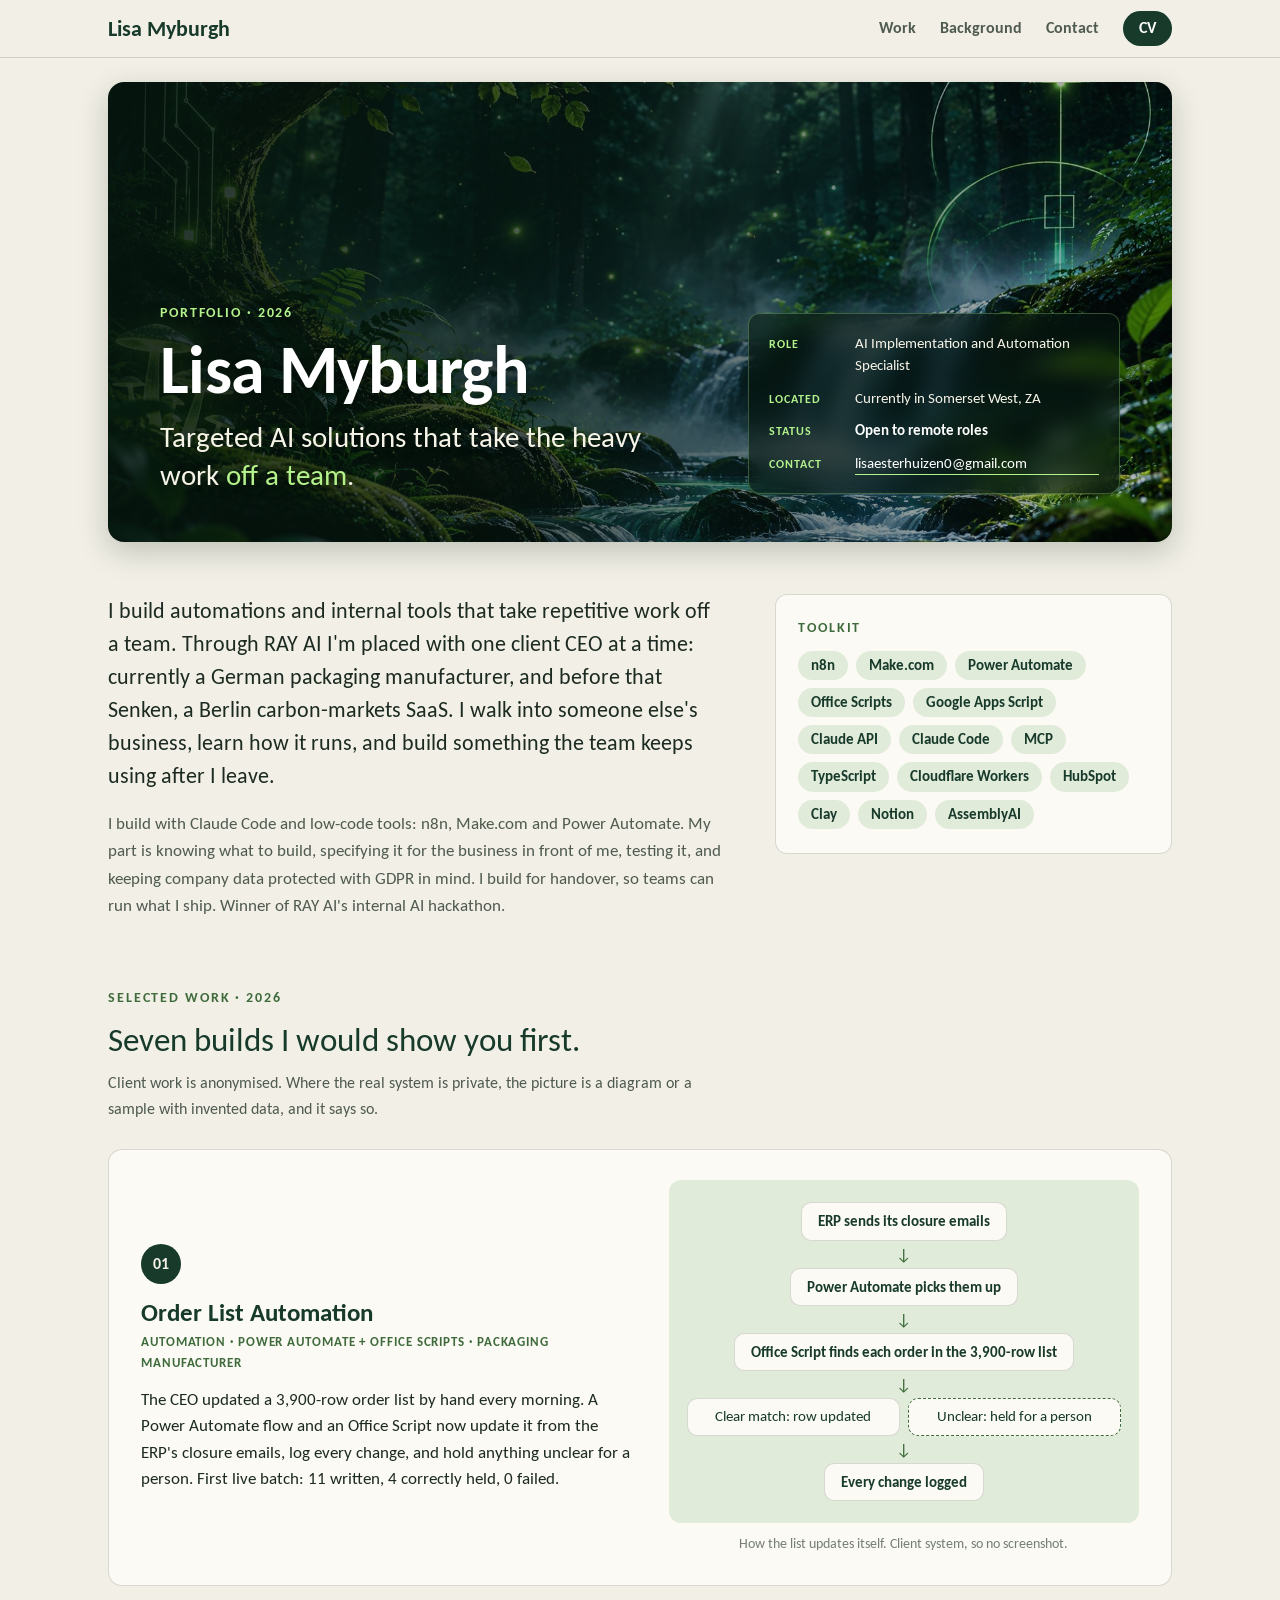
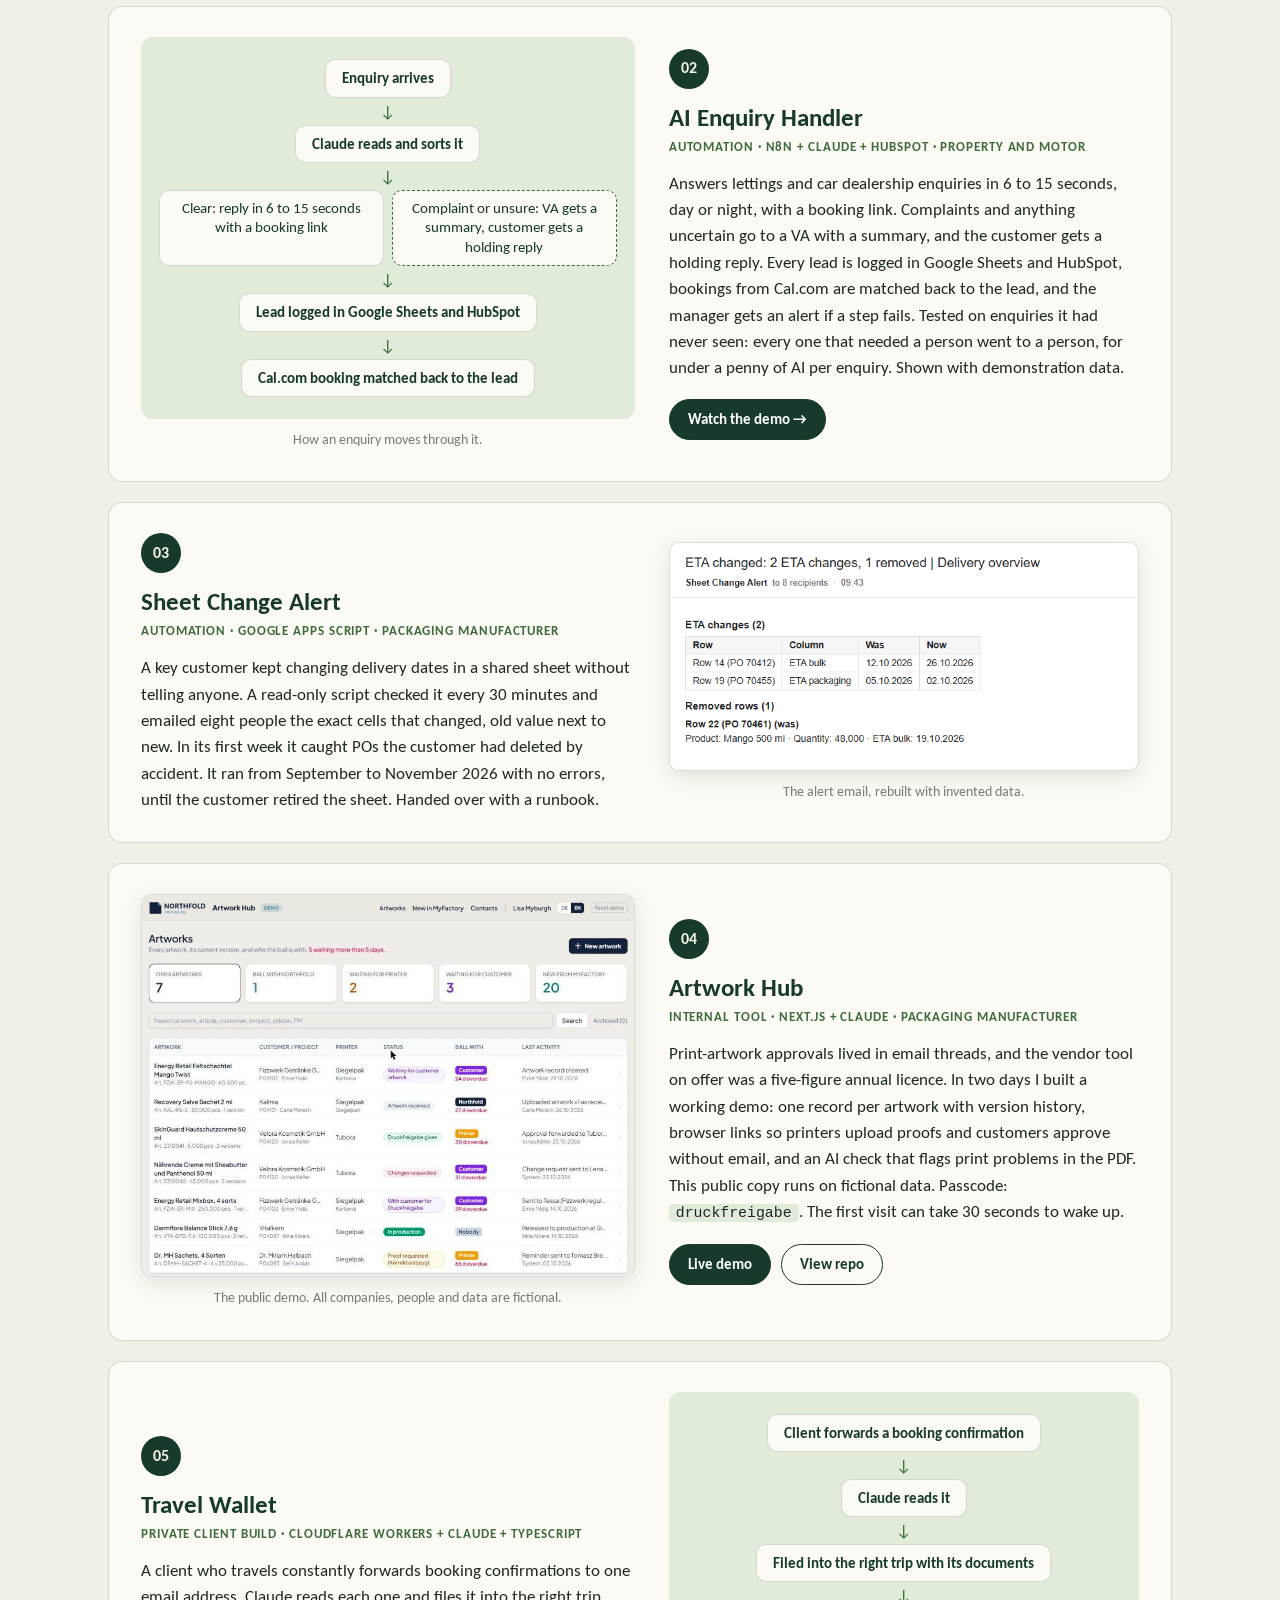
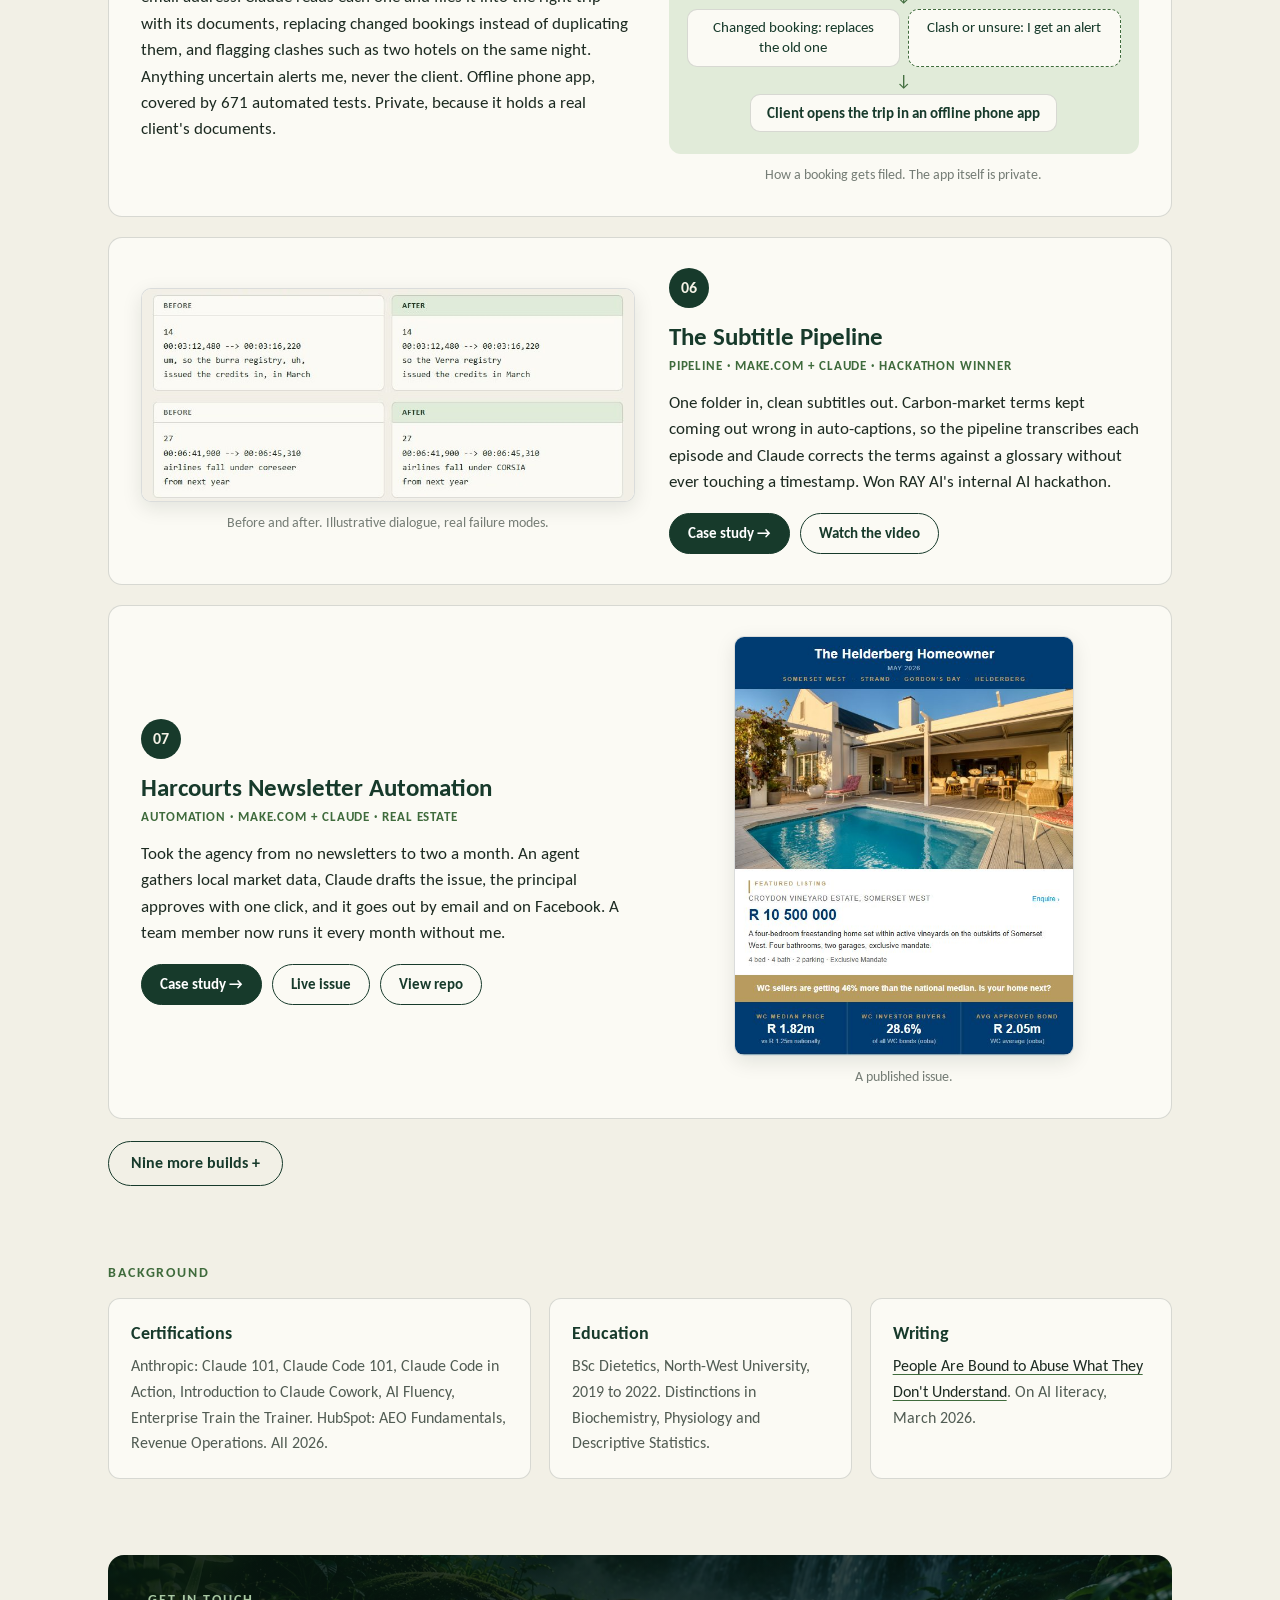
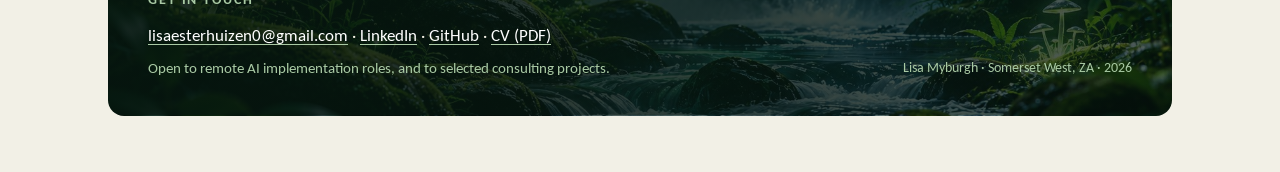
<file: index.html>
<!DOCTYPE html>
<html lang="en">
<head>
<meta charset="UTF-8" />
<meta name="viewport" content="width=device-width, initial-scale=1.0" />
<title>Lisa Myburgh, AI Implementation and Automation Specialist</title>
<meta name="description" content="AI Implementation and Automation Specialist. Automations that ship, internal tools that quietly remove friction. Portfolio of work for RAY AI placements, a real-estate agency, and a few side-projects." />
<meta property="og:title" content="Lisa Myburgh, AI Implementation and Automation Specialist" />
<meta property="og:description" content="Automations that ship, internal tools that quietly remove friction. Selected work and writing." />
<meta property="og:type" content="website" />
<link rel="preconnect" href="https://fonts.googleapis.com" />
<link rel="preconnect" href="https://fonts.gstatic.com" crossorigin />
<link href="https://fonts.googleapis.com/css2?family=Carlito:ital,wght@0,400;0,700;1,400&display=swap" rel="stylesheet" />
<link rel="stylesheet" href="style.css?v=10" />
</head>
<body>
<nav class="site-nav">
  <div class="site-nav-inner">
    <a class="nav-name" href="#top">Lisa Myburgh</a>
    <div class="nav-links">
      <a href="#work">Work</a>
      <a href="#background">Background</a>
      <a href="#contact">Contact</a>
      <a class="nav-cv" href="Lisa_Myburgh_CV.pdf" target="_blank" rel="noopener">CV</a>
    </div>
  </div>
</nav>
<div class="wrap" id="top">

  <header class="masthead">
    <div class="masthead-left">
      <p class="eyebrow"><span class="dot"></span>Portfolio · 2026</p>
      <p class="hero-name">Lisa Myburgh</p>
      <h1>Targeted AI solutions that take the heavy work <em>off a team</em>.</h1>
    </div>
    <aside class="meta-block">
      <div><strong>Role</strong> <span>AI Implementation and Automation Specialist</span></div>
      <div><strong>Located</strong> Currently in Somerset West, ZA</div>
      <div><strong>Status</strong> <span class="status-open">Open to remote roles</span></div>
      <div><strong>Contact</strong> <a href="mailto:lisaesterhuizen0@gmail.com">lisaesterhuizen0@gmail.com</a></div>
    </aside>
  </header>

  <!-- QUOTE SLOT: uncomment once a real quote is approved by the person quoted.
  <figure class="quote">
    <blockquote>QUOTE TEXT</blockquote>
    <figcaption>NAME, ROLE, COMPANY</figcaption>
  </figure>
  -->

  <section class="intro">
    <div class="intro-text">
    <p class="lede">
      I build automations and internal tools that take repetitive work off a team. Through RAY AI I'm placed with one client CEO at a time: currently a German packaging manufacturer, and before that Senken, a Berlin carbon-markets SaaS. I walk into someone else's business, learn how it runs, and build something the team keeps using after I leave.
    </p>
    <p class="lede-sub">
      I build with Claude Code and low-code tools: n8n, Make.com and Power Automate. My part is knowing what to build, specifying it for the business in front of me, testing it, and keeping company data protected with GDPR in mind. I build for handover, so teams can run what I ship. Winner of RAY AI's internal AI hackathon.
    </p>
    </div>
    <aside class="toolkit">
      <p class="eyebrow">Toolkit</p>
    <p class="tool-stack"><span>n8n</span><span>Make.com</span><span>Power Automate</span><span>Office Scripts</span><span>Google Apps Script</span><span>Claude API</span><span>Claude Code</span><span>MCP</span><span>TypeScript</span><span>Cloudflare Workers</span><span>HubSpot</span><span>Clay</span><span>Notion</span><span>AssemblyAI</span></p>
    </aside>
  </section>

  <section class="section" id="work">
    <header class="section-head">
      <p class="eyebrow"><span class="dot"></span>Selected work · 2026</p>
      <h2>Seven builds I would show you first.</h2>
      <p class="section-note">Client work is anonymised. Where the real system is private, the picture is a diagram or a sample with invented data, and it says so.</p>
    </header>

    <ol class="features">
      <li class="feature">
        <div class="feature-text">
          <div class="project-num">01</div>
          <h3>Order List Automation</h3>
          <p class="project-tag">Automation · Power Automate + Office Scripts · Packaging manufacturer</p>
          <p class="project-desc">
            The CEO updated a 3,900-row order list by hand every morning. A Power Automate flow and an Office Script now update it from the ERP's closure emails, log every change, and hold anything unclear for a person. First live batch: 11 written, 4 correctly held, 0 failed.
          </p>
          
        </div>
        <figure class="feature-visual">
            <div class="flow">
              <span class="flow-step">ERP sends its closure emails</span>
              <span class="flow-arrow" aria-hidden="true">&darr;</span>
              <span class="flow-step">Power Automate picks them up</span>
              <span class="flow-arrow" aria-hidden="true">&darr;</span>
              <span class="flow-step">Office Script finds each order in the 3,900-row list</span>
              <span class="flow-arrow" aria-hidden="true">&darr;</span>
              <div class="flow-split"><span class="flow-step">Clear match: row updated</span><span class="flow-step flow-alt">Unclear: held for a person</span></div>
              <span class="flow-arrow" aria-hidden="true">&darr;</span>
              <span class="flow-step">Every change logged</span>
            </div>
          <figcaption>How the list updates itself. Client system, so no screenshot.</figcaption>
        </figure>
      </li>

      <li class="feature">
        <div class="feature-text">
          <div class="project-num">02</div>
          <h3>AI Enquiry Handler</h3>
          <p class="project-tag">Automation · n8n + Claude + HubSpot · Property and motor</p>
          <p class="project-desc">
            Answers lettings and car dealership enquiries in 6 to 15 seconds, day or night, with a booking link. Complaints and anything uncertain go to a VA with a summary, and the customer gets a holding reply. Every lead is logged in Google Sheets and HubSpot, bookings from Cal.com are matched back to the lead, and the manager gets an alert if a step fails. Tested on enquiries it had never seen: every one that needed a person went to a person, for under a penny of AI per enquiry. Shown with demonstration data.
          </p>
          <div class="project-actions">
            <a class="btn btn-primary" href="https://www.loom.com/share/7a8b907b3aef4948b78c207695dac8fc" target="_blank" rel="noopener">Watch the demo →</a>
          </div>
        </div>
        <figure class="feature-visual">
            <div class="flow">
              <span class="flow-step">Enquiry arrives</span>
              <span class="flow-arrow" aria-hidden="true">&darr;</span>
              <span class="flow-step">Claude reads and sorts it</span>
              <span class="flow-arrow" aria-hidden="true">&darr;</span>
              <div class="flow-split"><span class="flow-step">Clear: reply in 6 to 15 seconds with a booking link</span><span class="flow-step flow-alt">Complaint or unsure: VA gets a summary, customer gets a holding reply</span></div>
              <span class="flow-arrow" aria-hidden="true">&darr;</span>
              <span class="flow-step">Lead logged in Google Sheets and HubSpot</span>
              <span class="flow-arrow" aria-hidden="true">&darr;</span>
              <span class="flow-step">Cal.com booking matched back to the lead</span>
            </div>
          <figcaption>How an enquiry moves through it.</figcaption>
        </figure>
      </li>

      <li class="feature">
        <div class="feature-text">
          <div class="project-num">03</div>
          <h3>Sheet Change Alert</h3>
          <p class="project-tag">Automation · Google Apps Script · Packaging manufacturer</p>
          <p class="project-desc">
            A key customer kept changing delivery dates in a shared sheet without telling anyone. A read-only script checked it every 30 minutes and emailed eight people the exact cells that changed, old value next to new. In its first week it caught POs the customer had deleted by accident. It ran from September to November 2026 with no errors, until the customer retired the sheet. Handed over with a runbook.
          </p>
          
        </div>
        <figure class="feature-visual">
            <img src="img/change-alert.png" alt="Sample change alert email listing two changed delivery dates and one removed row" width="680" height="330" loading="lazy" />
          <figcaption>The alert email, rebuilt with invented data.</figcaption>
        </figure>
      </li>

      <li class="feature">
        <div class="feature-text">
          <div class="project-num">04</div>
          <h3>Artwork Hub</h3>
          <p class="project-tag">Internal tool · Next.js + Claude · Packaging manufacturer</p>
          <p class="project-desc">
            Print-artwork approvals lived in email threads, and the vendor tool on offer was a five-figure annual licence. In two days I built a working demo: one record per artwork with version history, browser links so printers upload proofs and customers approve without email, and an AI check that flags print problems in the PDF. This public copy runs on fictional data. Passcode: <code>druckfreigabe</code>. The first visit can take 30 seconds to wake up.
          </p>
          <div class="project-actions">
            <a class="btn btn-primary" href="https://artwork-hub-demo.onrender.com" target="_blank" rel="noopener">Live demo</a>
            <a class="btn btn-secondary" href="https://github.com/lisaesterhuizen0-wq/artwork-hub-demo" target="_blank" rel="noopener">View repo</a>
          </div>
        </div>
        <figure class="feature-visual">
            <img src="img/artwork-hub.jpg" alt="Artwork Hub overview listing open artworks, their status and who each one is waiting on" width="940" height="728" loading="lazy" />
          <figcaption>The public demo. All companies, people and data are fictional.</figcaption>
        </figure>
      </li>

      <li class="feature">
        <div class="feature-text">
          <div class="project-num">05</div>
          <h3>Travel Wallet</h3>
          <p class="project-tag">Private client build · Cloudflare Workers + Claude + TypeScript</p>
          <p class="project-desc">
            A client who travels constantly forwards booking confirmations to one email address. Claude reads each one and files it into the right trip with its documents, replacing changed bookings instead of duplicating them, and flagging clashes such as two hotels on the same night. Anything uncertain alerts me, never the client. Offline phone app, covered by 671 automated tests. Private, because it holds a real client's documents.
          </p>
          
        </div>
        <figure class="feature-visual">
            <div class="flow">
              <span class="flow-step">Client forwards a booking confirmation</span>
              <span class="flow-arrow" aria-hidden="true">&darr;</span>
              <span class="flow-step">Claude reads it</span>
              <span class="flow-arrow" aria-hidden="true">&darr;</span>
              <span class="flow-step">Filed into the right trip with its documents</span>
              <span class="flow-arrow" aria-hidden="true">&darr;</span>
              <div class="flow-split"><span class="flow-step">Changed booking: replaces the old one</span><span class="flow-step flow-alt">Clash or unsure: I get an alert</span></div>
              <span class="flow-arrow" aria-hidden="true">&darr;</span>
              <span class="flow-step">Client opens the trip in an offline phone app</span>
            </div>
          <figcaption>How a booking gets filed. The app itself is private.</figcaption>
        </figure>
      </li>

      <li class="feature">
        <div class="feature-text">
          <div class="project-num">06</div>
          <h3>The Subtitle Pipeline</h3>
          <p class="project-tag">Pipeline · Make.com + Claude · Hackathon winner</p>
          <p class="project-desc">
            One folder in, clean subtitles out. Carbon-market terms kept coming out wrong in auto-captions, so the pipeline transcribes each episode and Claude corrects the terms against a glossary without ever touching a timestamp. Won RAY AI's internal AI hackathon.
          </p>
          <div class="project-actions">
            <a class="btn btn-primary" href="https://lisaesterhuizen0-wq.github.io/cwn-srt-pipeline/" target="_blank" rel="noopener">Case study →</a>
            <a class="btn btn-secondary" href="https://www.loom.com/share/4c2c78e37e024bca94110539545ccbd5" target="_blank" rel="noopener">Watch the video</a>
          </div>
        </div>
        <figure class="feature-visual">
            <img src="img/subtitles.jpg" alt="Subtitle blocks before and after cleanup, with filler words removed and carbon-market terms corrected" width="800" height="344" loading="lazy" />
          <figcaption>Before and after. Illustrative dialogue, real failure modes.</figcaption>
        </figure>
      </li>

      <li class="feature feature-tall">
        <div class="feature-text">
          <div class="project-num">07</div>
          <h3>Harcourts Newsletter Automation</h3>
          <p class="project-tag">Automation · Make.com + Claude · Real estate</p>
          <p class="project-desc">
            Took the agency from no newsletters to two a month. An agent gathers local market data, Claude drafts the issue, the principal approves with one click, and it goes out by email and on Facebook. A team member now runs it every month without me.
          </p>
          <div class="project-actions">
            <a class="btn btn-primary" href="https://lisaesterhuizen0-wq.github.io/harcourts-newsletter/case-study/" target="_blank" rel="noopener">Case study →</a>
            <a class="btn btn-secondary" href="https://lisaesterhuizen0-wq.github.io/harcourts-newsletter/" target="_blank" rel="noopener">Live issue</a>
            <a class="btn btn-secondary" href="https://github.com/lisaesterhuizen0-wq/harcourts-newsletter" target="_blank" rel="noopener">View repo</a>
          </div>
        </div>
        <figure class="feature-visual">
            <img src="img/newsletter.jpg" alt="The top of a published newsletter issue with a featured listing and local market figures" width="600" height="742" loading="lazy" />
          <figcaption>A published issue.</figcaption>
        </figure>
      </li>
    </ol>

    <details class="more">
      <summary>Nine more builds</summary>
      <ol class="projects">
      <li class="project">
        <div class="project-num">08</div>
        <div class="project-body">
          <h3>Weekly Partner Update</h3>
          <p class="project-tag">Automation · Weekly cadence · Packaging manufacturer</p>
          <p class="project-desc">
            A filling partner now gets a Friday email of their open purchase orders and bulk status, so nobody has to chase for it. I collected their feedback on the first issues and am reworking the format before it rolls out to every partner.
          </p>
        </div>
      </li>

      <li class="project">
        <div class="project-num">09</div>
        <div class="project-body">
          <h3>ERP Guide</h3>
          <p class="project-tag">Claude skill · Packaging manufacturer</p>
          <p class="project-desc">
            The German ERP's documentation was scattered. I turned it into a Claude skill with 16 procedures, so Claude can find its way around the system and write onboarding guides for new staff.
          </p>
        </div>
      </li>

      <li class="project">
        <div class="project-num">10</div>
        <div class="project-body">
          <h3>The EA MCP Server</h3>
          <p class="project-tag">Engineering · TypeScript + MCP</p>
          <p class="project-desc">
            A Model Context Protocol server, published open source, that hands Claude live executive-assistant tools. It answers timezone and scheduling questions by running code, not by guessing. Typed inputs, graceful errors.
          </p>
          <div class="project-actions">
            <a class="btn btn-primary" href="https://lisaesterhuizen0-wq.github.io/mcp-server/" target="_blank" rel="noopener">Case study →</a>
            <a class="btn btn-secondary" href="https://github.com/lisaesterhuizen0-wq/ea-mcp-server" target="_blank" rel="noopener">View repo</a>
          </div>
        </div>
      </li>

      <li class="project">
        <div class="project-num">11</div>
        <div class="project-body">
          <h3>Investment Finder</h3>
          <p class="project-tag">Research agent · Real estate</p>
          <p class="project-desc">
            Every two weeks an agent scores new listings on rental yield, capital growth, and short-let potential, and sends investors a brief when a strong one appears.
          </p>
          <div class="project-actions">
            <a class="btn btn-secondary" href="https://github.com/lisaesterhuizen0-wq/harcourts-investor-brief" target="_blank" rel="noopener">View repo</a>
          </div>
        </div>
      </li>

      <li class="project">
        <div class="project-num">12</div>
        <div class="project-body">
          <h3>Competitive Org Mapping</h3>
          <p class="project-tag">Methodology · HTML demo</p>
          <p class="project-desc">
            Built to support a real senior hire. A single-file org map of the target company, researched with Claude across meeting transcripts, Slack, and LinkedIn, then published as a methodology.
          </p>
          <div class="project-actions">
            <a class="btn btn-primary" href="https://lisaesterhuizen0-wq.github.io/competitive-org-map/" target="_blank" rel="noopener">Live demo</a>
            <a class="btn btn-secondary" href="https://github.com/lisaesterhuizen0-wq/competitive-org-map" target="_blank" rel="noopener">Repo</a>
          </div>
        </div>
      </li>

      <li class="project">
        <div class="project-num">13</div>
        <div class="project-body">
          <h3>EA Toolkit</h3>
          <p class="project-tag">Live tool</p>
          <p class="project-desc">
            AI-assisted pre-meeting brief generator. Paste a calendar invite and a LinkedIn profile, get a five-section brief in seconds. I use it for my own meeting prep.
          </p>
          <div class="project-actions">
            <a class="btn btn-primary" href="https://lisaesterhuizen0-wq.github.io/ea-toolkit/" target="_blank" rel="noopener">Live demo</a>
            <a class="btn btn-secondary" href="https://github.com/lisaesterhuizen0-wq/ea-toolkit" target="_blank" rel="noopener">Repo</a>
          </div>
        </div>
      </li>

      <li class="project">
        <div class="project-num">14</div>
        <div class="project-body">
          <h3>Cross-Portal Auto-Fill Pattern</h3>
          <p class="project-tag">Pattern · Bookmarklet</p>
          <p class="project-desc">
            Capture once, fill everywhere. The same bookmarklet pattern, applied to two unrelated workflows.
          </p>
          <div class="project-actions">
            <a class="btn btn-primary" href="https://lisaesterhuizen0-wq.github.io/cross-portal-autofill-demo/" target="_blank" rel="noopener">Live demo →</a>
            <a class="btn btn-secondary" href="https://lisaesterhuizen0-wq.github.io/cross-portal-autofill-demo/case-study/" target="_blank" rel="noopener">Case study →</a>
          </div>
        </div>
      </li>

      <li class="project">
        <div class="project-num">15</div>
        <div class="project-body">
          <h3>The Heart-First Meal Planner</h3>
          <p class="project-tag">Personal build · Dietetics × AI</p>
          <p class="project-desc">
            Where the BSc meets the build: a medication-aware Mediterranean meal planner for a cardiac household, with per-person portioning, meal swaps, and adherence tracking. Names anonymised, logic real.
          </p>
          <div class="project-actions">
            <a class="btn btn-primary" href="https://lisaesterhuizen0-wq.github.io/heart-meal-planner/" target="_blank" rel="noopener">Live demo →</a>
          </div>
        </div>
      </li>

      <li class="project">
        <div class="project-num">16</div>
        <div class="project-body">
          <h3>Travel Coordination, Reframed</h3>
          <p class="project-tag">RAY AI bootcamp · Two live tools</p>
          <p class="project-desc">
            Replaced an 11-page travel itinerary plus three email drafts with two single-page tools. The executive picks options on one, reads the trip on a phone on the other.
          </p>
          <div class="project-actions">
            <a class="btn btn-primary" href="https://lisaesterhuizen0-wq.github.io/travel-selection-form/" target="_blank" rel="noopener">Selection tool</a>
            <a class="btn btn-primary" href="https://lisaesterhuizen0-wq.github.io/travel-itinerary-mobile/" target="_blank" rel="noopener">Mobile itinerary</a>
          </div>
        </div>
      </li>
      </ol>
    </details>
  </section>

  <section class="section" id="background">
    <header class="section-head">
      <p class="eyebrow"><span class="dot"></span>Background</p>
    </header>
    <div class="background">
      <div>
        <h3>Certifications</h3>
        <p>Anthropic: Claude 101, Claude Code 101, Claude Code in Action, Introduction to Claude Cowork, AI Fluency, Enterprise Train the Trainer. HubSpot: AEO Fundamentals, Revenue Operations. All 2026.</p>
      </div>
      <div>
        <h3>Education</h3>
        <p>BSc Dietetics, North-West University, 2019 to 2022. Distinctions in Biochemistry, Physiology and Descriptive Statistics.</p>
      </div>
      <div>
        <h3>Writing</h3>
        <p><a href="https://www.linkedin.com/pulse/people-bound-abuse-what-dont-understand-lisa-myburgh-4ikcf" target="_blank" rel="noopener">People Are Bound to Abuse What They Don't Understand</a>. On AI literacy, March 2026.</p>
      </div>
    </div>
  </section>

  <footer class="site-footer" id="contact">
    <div class="footer-left">
      <p class="eyebrow"><span class="dot"></span>Get in touch</p>
      <p class="footer-line"><a href="mailto:lisaesterhuizen0@gmail.com">lisaesterhuizen0@gmail.com</a> · <a href="https://linkedin.com/in/lisa-myburgh" target="_blank" rel="noopener">LinkedIn</a> · <a href="https://github.com/lisaesterhuizen0-wq" target="_blank" rel="noopener">GitHub</a> · <a href="Lisa_Myburgh_CV.pdf" target="_blank" rel="noopener">CV (PDF)</a></p>
      <p class="footer-note">Open to remote AI implementation roles, and to selected consulting projects.</p>
    </div>
    <div class="footer-right">
      <p class="footer-stamp">Lisa Myburgh · Somerset West, ZA · 2026</p>
    </div>
  </footer>

</div>
</body>
</html>
</file>
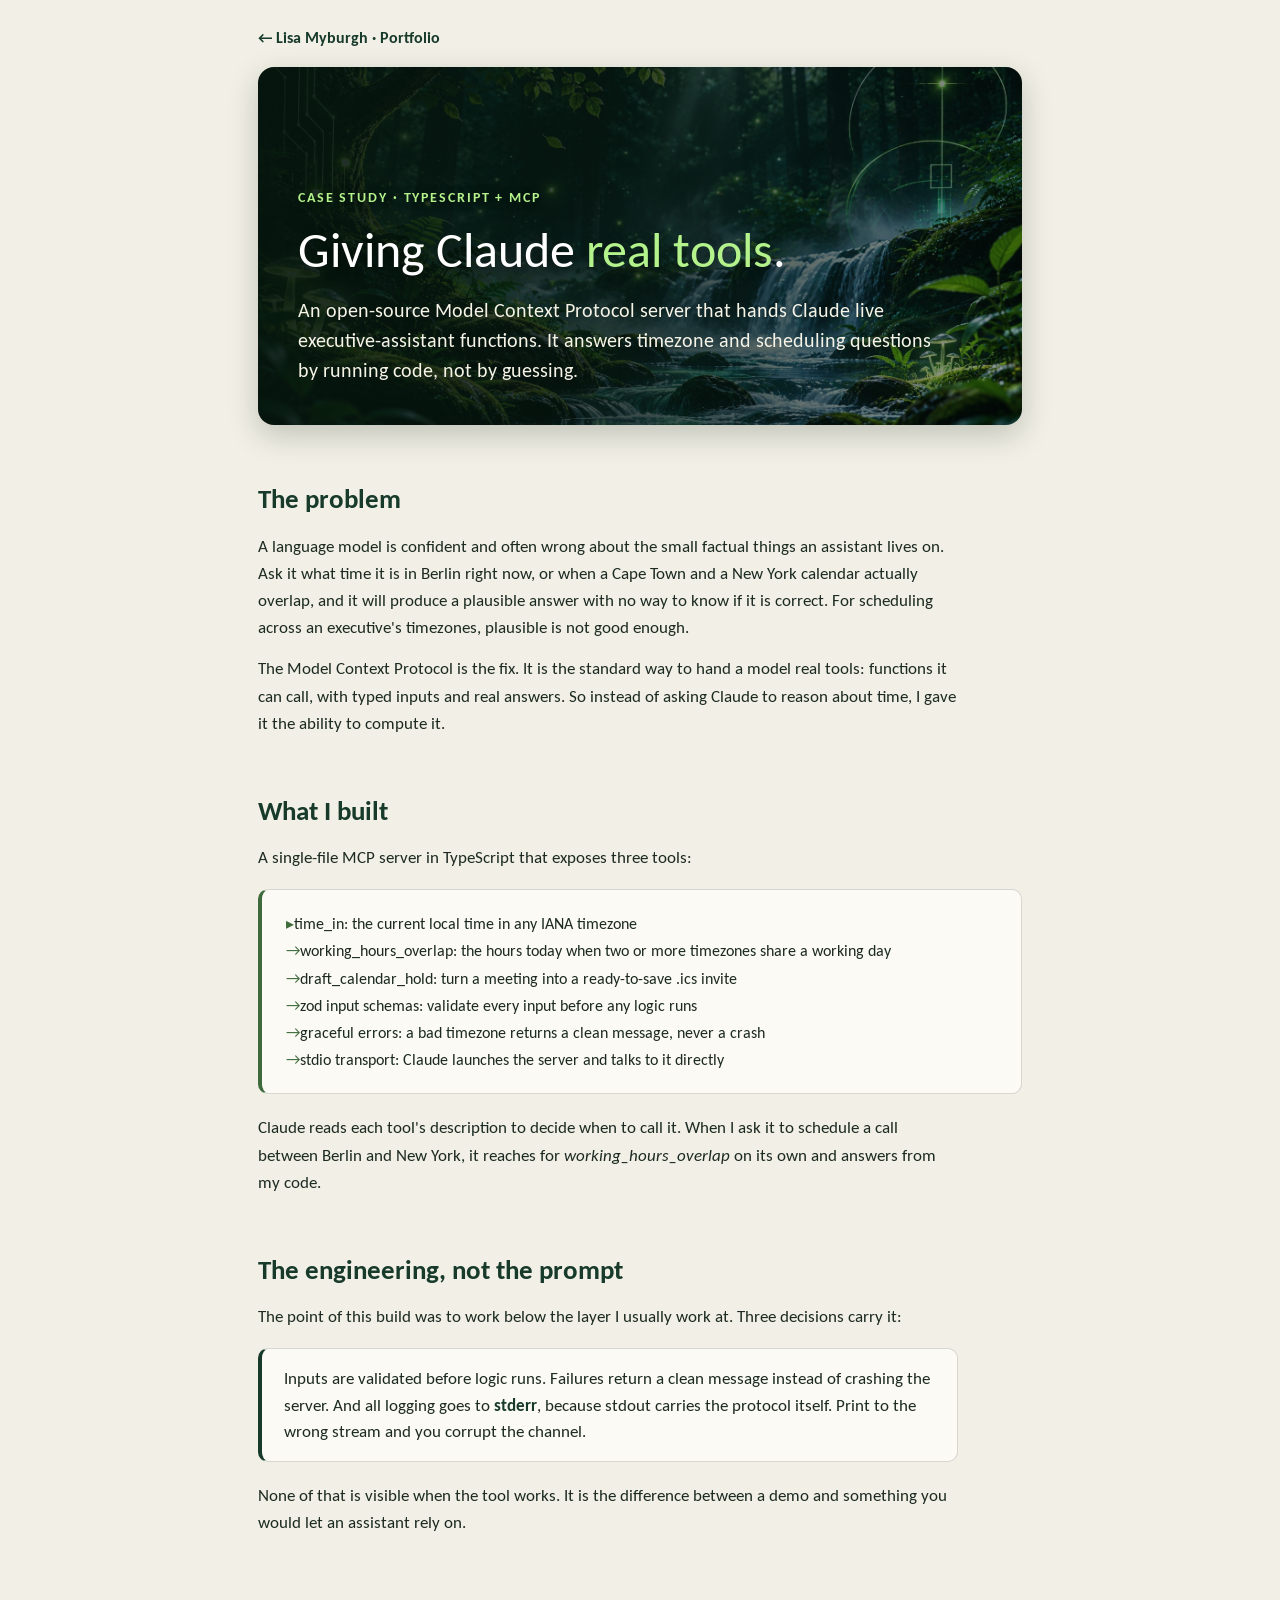
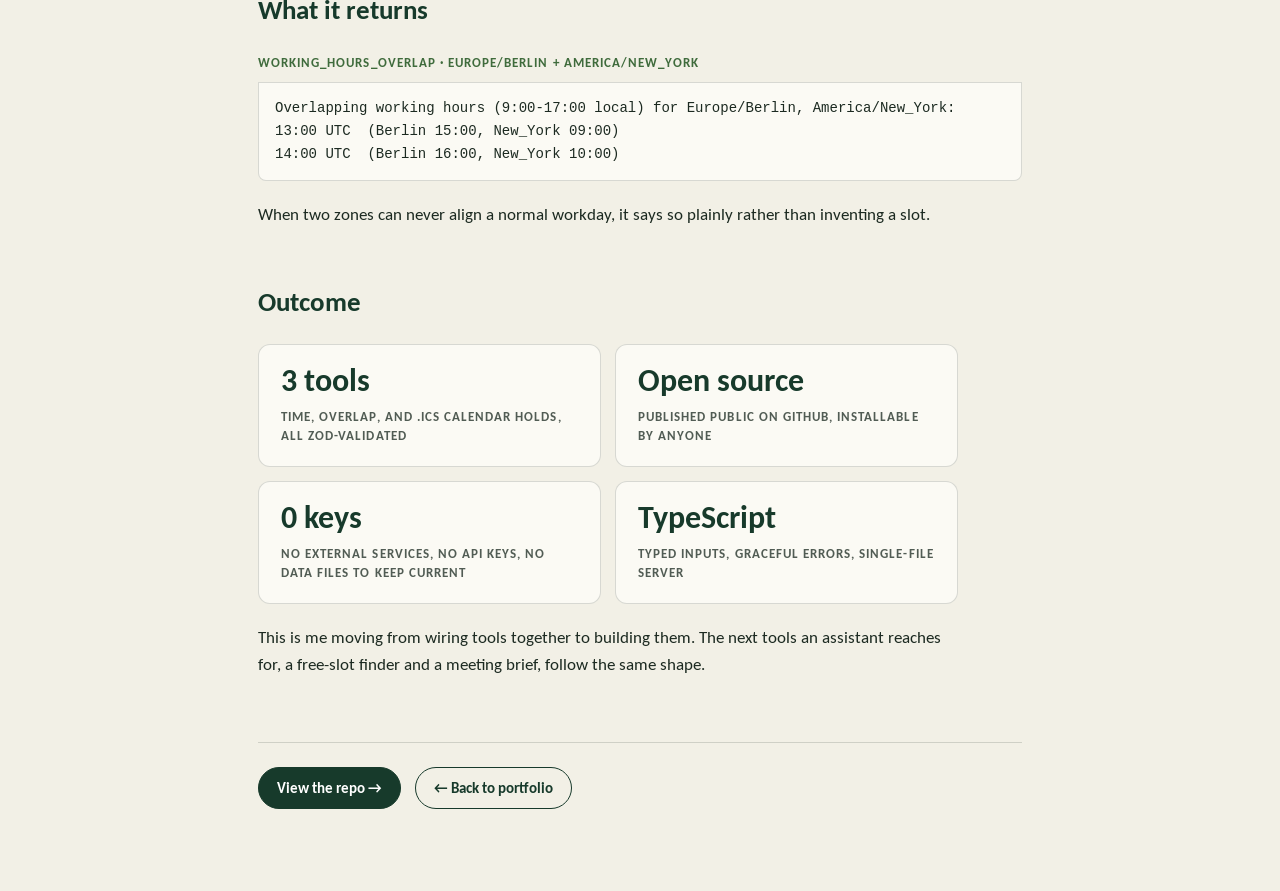
<file: mcp-server/index.html>
<!DOCTYPE html>
<html lang="en">
<head>
<meta charset="UTF-8" />
<meta name="viewport" content="width=device-width, initial-scale=1.0" />
<title>Giving Claude real tools · EA MCP Server · Lisa Myburgh</title>
<meta name="description" content="Case study: an open-source Model Context Protocol server in TypeScript that gives Claude live executive-assistant tools." />
<link rel="preconnect" href="https://fonts.googleapis.com" />
<link rel="preconnect" href="https://fonts.gstatic.com" crossorigin />
<link href="https://fonts.googleapis.com/css2?family=Carlito:ital,wght@0,400;0,700;1,400&display=swap" rel="stylesheet" />
<style>
  :root {
    --paper: #F9FBFC;
    --ink: #1C2B3A;
    --ink-soft: rgba(28, 43, 58, 0.64);
    --ink-faint: rgba(28, 43, 58, 0.40);
    --ochre: #0E7C66;
    --ochre-deep: #095A4A;
    --rule: rgba(28, 43, 58, 0.24);
    --rule-soft: rgba(28, 43, 58, 0.10);
    --grid: rgba(43, 76, 126, 0.07);
    --card: #FFFFFF;
    --blue: #0B6EFF;
  }
  * { box-sizing: border-box; margin: 0; padding: 0; }
  body {
    background-color: var(--paper);
    background-image:
      linear-gradient(var(--grid) 1px, transparent 1px),
      linear-gradient(90deg, var(--grid) 1px, transparent 1px);
    background-size: 32px 32px;
    color: var(--ink);
    font-family: Calibri, Carlito, Arial, sans-serif;
    font-weight: 400;
    font-size: 16px;
    line-height: 1.65;
    -webkit-font-smoothing: antialiased;
  }
  .wrap { max-width: 760px; margin: 0 auto; padding: 56px 28px 96px; }
  .masthead {
    background: var(--card);
    border: 1px solid var(--ink);
    box-shadow: 4px 4px 0 var(--rule-soft);
    padding: 30px 32px 32px;
    margin-bottom: 44px;
  }
  .eyebrow {
    font-family: Calibri, Carlito, Arial, sans-serif;
    font-size: 11px;
    text-transform: uppercase;
    letter-spacing: 0.16em;
    color: var(--blue);
    margin-bottom: 20px;
  }
  .eyebrow::before { content: "\00a7 "; color: var(--ink-faint); }
  h1 {
    font-family: Calibri, Carlito, Arial, sans-serif;
    font-weight: 500;
    font-size: clamp(38px, 7vw, 58px);
    line-height: 1.05;
    color: var(--ink);
    margin-bottom: 22px;
  }
  h1 em { font-style: normal; color: var(--ochre-deep); }
  .standfirst {
    font-family: Calibri, Carlito, Arial, sans-serif;
    font-size: 21px;
    font-weight: 400;
    line-height: 1.5;
    color: var(--ink-soft);
    max-width: 620px;
    margin-bottom: 0;
  }
  h2 {
    font-family: Calibri, Carlito, Arial, sans-serif;
    font-weight: 500;
    font-size: 30px;
    color: var(--ink);
    margin: 56px 0 14px;
  }
  p { margin-bottom: 14px; max-width: 660px; }
  em { font-style: italic; }
  .modules {
    font-family: Calibri, Carlito, Arial, sans-serif;
    font-size: 13px;
    line-height: 1.9;
    background: var(--card);
    border: 1px solid var(--rule-soft);
    border-left: 3px solid var(--ochre);
    padding: 20px 24px;
    margin: 18px 0 20px;
    list-style: none;
  }
  .modules li::before { content: "\2192 "; color: var(--blue); }
  .modules li:first-child::before { content: "\25b8 "; color: var(--ochre); }
  .contract {
    border-left: 3px solid var(--blue);
    background: var(--card);
    border-top: 1px solid var(--rule-soft);
    border-right: 1px solid var(--rule-soft);
    border-bottom: 1px solid var(--rule-soft);
    padding: 16px 22px;
    margin: 18px 0 20px;
    font-size: 15px;
    max-width: 660px;
  }
  .contract strong { color: var(--ochre-deep); }
  .sample-label {
    font-family: Calibri, Carlito, Arial, sans-serif;
    font-size: 11px;
    text-transform: uppercase;
    letter-spacing: 0.12em;
    color: var(--ink-faint);
    margin: 22px 0 8px;
  }
  .srt {
    font-family: Calibri, Carlito, Arial, sans-serif;
    font-size: 12.5px;
    line-height: 1.65;
    white-space: pre-wrap;
    padding: 14px 16px;
    border: 1px solid var(--rule-soft);
    background: var(--card);
    color: var(--ink);
    margin-bottom: 20px;
  }
  .stats {
    display: grid;
    grid-template-columns: repeat(2, 1fr);
    gap: 1px;
    background: var(--rule-soft);
    border: 1px solid var(--rule-soft);
    margin: 20px 0;
    max-width: 660px;
  }
  .stat { background: var(--card); padding: 20px 22px; }
  .stat .num {
    font-family: Calibri, Carlito, Arial, sans-serif;
    font-size: 30px;
    line-height: 1;
    color: var(--ochre-deep);
  }
  .stat .lbl {
    font-family: Calibri, Carlito, Arial, sans-serif;
    font-size: 11px;
    text-transform: uppercase;
    letter-spacing: 0.08em;
    color: var(--ink-soft);
    margin-top: 10px;
    line-height: 1.5;
  }
  @media (max-width: 620px) { .stats { grid-template-columns: 1fr; } }
  footer { margin-top: 72px; border-top: 3px double var(--ink); padding-top: 22px; }
  footer a {
    font-family: Calibri, Carlito, Arial, sans-serif;
    font-size: 13px;
    color: var(--ink);
    text-decoration: underline;
    text-decoration-color: var(--ochre);
    text-underline-offset: 3px;
    margin-right: 20px;
  }
  footer a:hover { color: var(--ochre-deep); text-decoration-color: var(--ochre-deep); }
  footer::before {
    content: "recorded by \2014 Lisa Myburgh";
    display: block;
    font-family: Calibri, Carlito, Arial, sans-serif;
    font-size: 12px;
    letter-spacing: 0.08em;
    color: var(--ink-faint);
    margin-bottom: 14px;
  }

  /* ---- forest restyle (22 Nov 2026): matches the portfolio home page ---- */
  :root {
    --paper: #F2F0E6;
    --card: #FBFAF4;
    --ink: #1C2A21;
    --ink-soft: rgba(28, 42, 33, 0.76);
    --ink-faint: rgba(28, 42, 33, 0.60);
    --ochre: #3F6B3C;
    --ochre-deep: #173A2B;
    --rule: rgba(28, 42, 33, 0.16);
    --rule-soft: rgba(28, 42, 33, 0.10);
    --blue: #3F6B3C;
    --forest: #173A2B;
    --moss: #3F6B3C;
    --sage-tint: #E1EBD9;
    --glow: #B4F28C;
    --cream: #F6F3E7;
  }
  * { font-family: Calibri, Carlito, Arial, sans-serif !important; }
  .srt, code { font-family: Consolas, "Courier New", monospace !important; }
  body { background-image: none; font-size: 17px; line-height: 1.6; padding-bottom: 0; min-height: 0; }
  .back { display: inline-block; font-size: 15.5px; font-weight: 700; color: var(--forest); text-decoration: none; margin-bottom: 16px; }
  .back:hover { color: var(--moss); }
  .eyebrow { font-size: 13.5px; font-weight: 700; letter-spacing: 0.14em; color: var(--moss); }
  .eyebrow::before { content: none; }
  .wrap { max-width: 820px; padding: 24px 28px 72px; }
  .masthead {
    background-color: var(--forest);
    background-image: linear-gradient(100deg, rgba(6, 22, 15, 0.93) 0%, rgba(6, 22, 15, 0.74) 55%, rgba(6, 22, 15, 0.36) 100%), url("https://lisaesterhuizen0-wq.github.io/forest.jpg");
    background-size: cover;
    background-position: center 58%;
    border: none;
    border-radius: 16px;
    box-shadow: 0 10px 30px rgba(12, 32, 22, 0.22);
    padding: 120px 40px 40px;
    margin-bottom: 48px;
  }
  .masthead .eyebrow { color: var(--glow); margin-bottom: 14px; text-shadow: 0 1px 8px rgba(0, 0, 0, 0.5); }
  h1 { font-weight: 400; font-size: clamp(34px, 6vw, 50px); line-height: 1.1; color: #FFFFFF; text-shadow: 0 2px 14px rgba(0, 0, 0, 0.45); margin-bottom: 18px; }
  h1 em { color: var(--glow); }
  .standfirst { font-size: 20px; color: var(--cream); max-width: 640px; }
  h2 { font-weight: 700; font-size: 27px; color: var(--forest); margin: 52px 0 12px; }
  p { max-width: 700px; }
  .scenario-label, .sample-label { font-size: 13px; font-weight: 700; letter-spacing: 0.08em; color: var(--moss); }
  .modules { font-size: 16px; line-height: 1.7; border: 1px solid var(--rule); border-left: 4px solid var(--moss); border-radius: 10px; }
  .modules li::before, .modules li:first-child::before { color: var(--moss); }
  .contract { border: 1px solid var(--rule); border-left: 4px solid var(--forest); border-radius: 10px; font-size: 16.5px; max-width: 700px; }
  .srt { font-size: 14px; border: 1px solid var(--rule); border-radius: 0 0 8px 8px; }
  .srt-head { font-size: 12.5px; font-weight: 700; letter-spacing: 0.08em; border: 1px solid var(--rule); border-bottom: none; border-radius: 8px 8px 0 0; background: var(--sage-tint); }
  .before .srt-head { color: var(--ink-soft); background: var(--card); }
  .after .srt-head { color: var(--forest); background: var(--sage-tint); }
  .stats { gap: 14px; background: none; border: none; max-width: 700px; }
  .stat { border: 1px solid var(--rule); border-radius: 12px; }
  .stat .num { font-size: 32px; font-weight: 700; color: var(--forest); }
  .stat .lbl { font-size: 13px; font-weight: 700; }
  .recognition { border-radius: 12px; }
  footer { margin-top: 64px; border-top: 1px solid var(--rule); padding-top: 24px; }
  footer::before { content: none; }
  footer a { display: inline-block; font-size: 15px; font-weight: 700; text-decoration: none; color: var(--forest); border: 1.5px solid var(--forest); border-radius: 999px; padding: 8px 18px; margin: 0 10px 10px 0; }
  footer a:first-child { background: var(--forest); color: #FFFFFF; }
  footer a:hover { background: var(--moss); border-color: var(--moss); color: #FFFFFF; text-decoration: none; }
  @media (max-width: 620px) {
    .wrap { padding: 16px 16px 56px; }
    .masthead { padding: 96px 22px 26px; }
  }
</style>
</head>
<body>
<div class="wrap">

  <a class="back" href="https://lisaesterhuizen0-wq.github.io/">&larr; Lisa Myburgh &middot; Portfolio</a>

  <div class="masthead">
    <p class="eyebrow">Case study · TypeScript + MCP</p>

    <h1>Giving Claude <em>real tools</em>.</h1>

    <p class="standfirst">
      An open-source Model Context Protocol server that hands Claude live executive-assistant functions. It answers timezone and scheduling questions by running code, not by guessing.
    </p>
  </div>

  <h2>The problem</h2>
  <p>
    A language model is confident and often wrong about the small factual things an assistant lives on. Ask it what time it is in Berlin right now, or when a Cape Town and a New York calendar actually overlap, and it will produce a plausible answer with no way to know if it is correct. For scheduling across an executive's timezones, plausible is not good enough.
  </p>
  <p>
    The Model Context Protocol is the fix. It is the standard way to hand a model real tools: functions it can call, with typed inputs and real answers. So instead of asking Claude to reason about time, I gave it the ability to compute it.
  </p>

  <h2>What I built</h2>
  <p>A single-file MCP server in TypeScript that exposes three tools:</p>
  <ul class="modules">
    <li>time_in: the current local time in any IANA timezone</li>
    <li>working_hours_overlap: the hours today when two or more timezones share a working day</li>
    <li>draft_calendar_hold: turn a meeting into a ready-to-save .ics invite</li>
    <li>zod input schemas: validate every input before any logic runs</li>
    <li>graceful errors: a bad timezone returns a clean message, never a crash</li>
    <li>stdio transport: Claude launches the server and talks to it directly</li>
  </ul>
  <p>
    Claude reads each tool's description to decide when to call it. When I ask it to schedule a call between Berlin and New York, it reaches for <em>working_hours_overlap</em> on its own and answers from my code.
  </p>

  <h2>The engineering, not the prompt</h2>
  <p>
    The point of this build was to work below the layer I usually work at. Three decisions carry it:
  </p>
  <div class="contract">
    Inputs are validated before logic runs. Failures return a clean message instead of crashing the server. And all logging goes to <strong>stderr</strong>, because stdout carries the protocol itself. Print to the wrong stream and you corrupt the channel.
  </div>
  <p>
    None of that is visible when the tool works. It is the difference between a demo and something you would let an assistant rely on.
  </p>

  <h2>What it returns</h2>
  <p class="sample-label">working_hours_overlap · Europe/Berlin + America/New_York</p>
  <div class="srt">Overlapping working hours (9:00-17:00 local) for Europe/Berlin, America/New_York:
13:00 UTC  (Berlin 15:00, New_York 09:00)
14:00 UTC  (Berlin 16:00, New_York 10:00)</div>
  <p>
    When two zones can never align a normal workday, it says so plainly rather than inventing a slot.
  </p>

  <h2>Outcome</h2>
  <div class="stats">
    <div class="stat">
      <div class="num">3 tools</div>
      <div class="lbl">time, overlap, and .ics calendar holds, all zod-validated</div>
    </div>
    <div class="stat">
      <div class="num">Open source</div>
      <div class="lbl">published public on GitHub, installable by anyone</div>
    </div>
    <div class="stat">
      <div class="num">0 keys</div>
      <div class="lbl">no external services, no API keys, no data files to keep current</div>
    </div>
    <div class="stat">
      <div class="num">TypeScript</div>
      <div class="lbl">typed inputs, graceful errors, single-file server</div>
    </div>
  </div>
  <p>
    This is me moving from wiring tools together to building them. The next tools an assistant reaches for, a free-slot finder and a meeting brief, follow the same shape.
  </p>

  <footer>
    <a href="https://github.com/lisaesterhuizen0-wq/ea-mcp-server">View the repo →</a>
    <a href="https://lisaesterhuizen0-wq.github.io/">← Back to portfolio</a>
  </footer>

</div>
</body>
</html>
</file>
<file: style.css>
/* ============================================================
   Portfolio design system v4, "forest" (22 Nov 2026)
   Deep forest green hero and footer, warm parchment page,
   moss and sage accents, soft cards.
   Calibri throughout (Carlito as the web fallback).
   ============================================================ */

:root {
  --paper: #F2F0E6;          /* warm parchment */
  --card: #FBFAF4;
  --ink: #1C2A21;            /* dark pine ink */
  --ink-soft: rgba(28, 42, 33, 0.76);
  --ink-faint: rgba(28, 42, 33, 0.60);
  --forest: #173A2B;         /* deep forest */
  --forest-2: #235240;
  --moss: #3F6B3C;
  --sage: #A9C9A4;
  --glow: #B4F28C;          /* firefly green from the hero image */
  --sage-tint: #E1EBD9;
  --cream: #F6F3E7;
  --rule: rgba(28, 42, 33, 0.16);
  --rule-soft: rgba(28, 42, 33, 0.08);
}

* { box-sizing: border-box; margin: 0; padding: 0; }

html { scroll-behavior: smooth; }

body {
  background-color: var(--paper);
  color: var(--ink);
  font-family: Calibri, Carlito, Arial, sans-serif;
  font-weight: 400;
  font-size: 17px;
  line-height: 1.6;
  -webkit-font-smoothing: antialiased;
}

.wrap {
  max-width: 920px;
  margin: 0 auto;
  padding: 40px 28px 56px;
}

a { color: var(--ink); text-decoration-color: var(--moss); text-underline-offset: 3px; }
a:hover { color: var(--moss); }

em { font-style: italic; }

/* ---------- section labels ---------- */

.eyebrow {
  font-size: 13.5px;
  font-weight: 700;
  text-transform: uppercase;
  letter-spacing: 0.14em;
  color: var(--moss);
  margin-bottom: 12px;
}
.eyebrow .dot { display: none; }

/* ---------- hero ---------- */

.masthead {
  display: grid;
  grid-template-columns: 1fr 300px;
  gap: 40px;
  align-items: end;
  background-color: var(--forest);
  background-image: linear-gradient(100deg, rgba(6, 22, 15, 0.90) 0%, rgba(6, 22, 15, 0.66) 46%, rgba(6, 22, 15, 0.22) 100%), url("forest.jpg");
  background-size: cover;
  background-position: center 58%;
  min-height: 440px;
  box-shadow: 0 10px 30px rgba(12, 32, 22, 0.22);
  color: var(--cream);
  border-radius: 16px;
  padding: 44px 44px 44px;
  margin-bottom: 52px;
}

.masthead .eyebrow { color: var(--glow); text-shadow: 0 1px 8px rgba(0, 0, 0, 0.5); }

.masthead h1 {
  font-weight: 400;
  font-size: clamp(31px, 5vw, 46px);
  line-height: 1.14;
  letter-spacing: -0.01em;
  color: #FFFFFF;
  text-shadow: 0 2px 14px rgba(0, 0, 0, 0.45);
}
.masthead h1 em { font-style: normal; color: var(--glow); }

.meta-block {
  font-size: 15px;
  line-height: 1.5;
  background: rgba(6, 22, 15, 0.58);
  -webkit-backdrop-filter: blur(10px);
  backdrop-filter: blur(10px);
  border: 1px solid rgba(180, 242, 140, 0.28);
  border-radius: 12px;
  padding: 18px 20px;
  color: var(--cream);
}
.meta-block > div {
  display: grid;
  grid-template-columns: 66px 1fr;
  gap: 10px;
  align-items: baseline;
  margin-bottom: 10px;
}
.meta-block > div:last-child { margin-bottom: 0; }
.meta-block strong {
  color: var(--glow);
  font-weight: 700;
  text-transform: uppercase;
  letter-spacing: 0.08em;
  font-size: 12px;
}
.meta-block a { color: #FFFFFF; text-decoration: none; border-bottom: 1px solid var(--glow); overflow-wrap: anywhere; }
.meta-block a:hover { color: var(--sage); }
.status-open { color: #FFFFFF; font-weight: 700; }

/* ---------- intro ---------- */

.intro { max-width: 760px; margin-bottom: 68px; }

.lede {
  font-size: 22px;
  line-height: 1.5;
  margin-bottom: 18px;
}

.lede-sub {
  font-size: 17px;
  color: var(--ink-soft);
  max-width: 680px;
  margin-bottom: 24px;
}

.tool-stack {
  display: flex;
  flex-wrap: wrap;
  gap: 8px;
  list-style: none;
}
.tool-stack span {
  font-size: 14.5px;
  font-weight: 700;
  color: var(--forest);
  background: var(--sage-tint);
  border-radius: 999px;
  padding: 3px 13px;
}

/* ---------- sections ---------- */

.section { margin-bottom: 76px; }

.section-head { margin-bottom: 28px; }

.section-head h2 {
  font-weight: 400;
  font-size: clamp(25px, 3.6vw, 33px);
  line-height: 1.2;
  color: var(--forest);
}
.section-head h2 em { font-style: normal; }

.section-note, .section-subtitle {
  font-size: 16px;
  color: var(--ink-soft);
  margin-top: 10px;
  max-width: 620px;
}

/* ---------- certifications ---------- */

.cert-list {
  list-style: none;
  background: var(--card);
  border: 1px solid var(--rule);
  border-radius: 12px;
  padding: 6px 22px;
  max-width: 720px;
}

.cert {
  display: grid;
  grid-template-columns: 110px 1fr auto;
  gap: 16px;
  align-items: baseline;
  padding: 11px 0;
  border-bottom: 1px solid var(--rule-soft);
  font-size: 16px;
}
.cert:last-child { border-bottom: none; }

.cert-issuer {
  font-size: 12.5px;
  font-weight: 700;
  text-transform: uppercase;
  letter-spacing: 0.08em;
  color: var(--moss);
}

.cert-date {
  font-size: 14.5px;
  color: var(--ink-faint);
}

/* ---------- projects ---------- */

.projects { list-style: none; display: grid; gap: 16px; }

.project {
  display: grid;
  grid-template-columns: 46px 1fr;
  gap: 20px;
  background: var(--card);
  border: 1px solid var(--rule);
  border-radius: 12px;
  padding: 26px 28px 28px;
  transition: border-color 0.15s ease, box-shadow 0.15s ease;
}
.project:hover { border-color: var(--moss); box-shadow: 0 4px 14px var(--rule-soft); }

.project-num {
  width: 46px;
  height: 46px;
  border-radius: 50%;
  background: var(--forest);
  color: var(--cream);
  font-size: 17px;
  font-weight: 700;
  display: flex;
  align-items: center;
  justify-content: center;
}

.project-body h3 {
  font-weight: 700;
  font-size: 23px;
  line-height: 1.25;
  color: var(--forest);
  margin-bottom: 4px;
}

.project-tag {
  font-size: 13px;
  font-weight: 700;
  text-transform: uppercase;
  letter-spacing: 0.07em;
  color: var(--moss);
  margin-bottom: 12px;
}

.project-desc {
  max-width: 660px;
  margin-bottom: 18px;
}
.project-body > .project-desc:last-child { margin-bottom: 0; }

.project-desc code {
  font-family: Consolas, "Courier New", monospace;
  font-size: 0.9em;
  background: var(--sage-tint);
  padding: 1px 7px;
  border-radius: 4px;
}

.project-actions { display: flex; flex-wrap: wrap; gap: 10px; align-items: center; }

.btn {
  font-size: 14.5px;
  font-weight: 700;
  text-decoration: none;
  padding: 8px 18px;
  border: 1.5px solid var(--forest);
  border-radius: 999px;
  transition: background 0.15s ease, color 0.15s ease, border-color 0.15s ease;
}

.btn-primary { background: var(--forest); color: #FFFFFF; }
.btn-primary:hover { background: var(--moss); border-color: var(--moss); color: #FFFFFF; }

.btn-secondary { background: transparent; color: var(--forest); }
.btn-secondary:hover { background: var(--sage-tint); color: var(--forest); }

/* ---------- writing ---------- */

.writing { list-style: none; display: grid; gap: 16px; max-width: 760px; }

.article {
  background: var(--card);
  border: 1px solid var(--rule);
  border-left: 4px solid var(--moss);
  border-radius: 10px;
  padding: 20px 24px 22px;
}

.article-meta {
  display: flex;
  flex-wrap: wrap;
  gap: 12px;
  align-items: baseline;
  font-size: 14px;
  margin-bottom: 6px;
}

.article-date { color: var(--ink-faint); }
.article-num { display: none; }

.article-flag {
  color: var(--forest);
  background: var(--sage-tint);
  border-radius: 999px;
  padding: 2px 11px;
  font-size: 13px;
  font-weight: 700;
}

.article h3 {
  font-weight: 700;
  font-size: 20px;
  line-height: 1.3;
  margin-bottom: 8px;
}
.article h3 a { color: var(--forest); text-decoration: none; border-bottom: 1px solid var(--sage); }
.article h3 a:hover { color: var(--moss); border-color: var(--moss); }

.article-teaser { font-size: 16px; color: var(--ink-soft); }

/* ---------- footer ---------- */

.site-footer {
  display: grid;
  grid-template-columns: 1fr auto;
  gap: 32px;
  align-items: end;
  background-color: var(--forest);
  background-image: linear-gradient(100deg, rgba(6, 22, 15, 0.92) 0%, rgba(6, 22, 15, 0.82) 55%, rgba(6, 22, 15, 0.68) 100%), url("forest.jpg");
  background-size: cover;
  background-position: center 88%;
  color: var(--cream);
  border-radius: 16px;
  padding: 34px 40px 36px;
}

.site-footer .eyebrow { color: var(--sage); }
.site-footer a { color: #FFFFFF; text-decoration-color: var(--sage); }
.site-footer a:hover { color: var(--sage); }

.footer-line { margin-bottom: 6px; }
.footer-note { font-size: 15px; color: var(--sage); }

.footer-stamp {
  font-size: 14px;
  color: var(--sage);
  text-align: right;
}

/* ---------- responsive ---------- */

@media (max-width: 700px) {
  .wrap { padding: 18px 16px 40px; }
  .masthead { grid-template-columns: 1fr; gap: 26px; padding: 120px 22px 22px; background-image: linear-gradient(180deg, rgba(6, 22, 15, 0.20) 0%, rgba(6, 22, 15, 0.80) 42%, rgba(6, 22, 15, 0.92) 100%), url("forest.jpg"); }
  .masthead { min-height: 0; background-position: 62% 58%; }
  .project { grid-template-columns: 1fr; gap: 12px; padding: 22px 20px 24px; }
  .project-num { width: 38px; height: 38px; font-size: 15px; }
  .cert-list { padding: 4px 16px; }
  .cert { grid-template-columns: 1fr auto; }
  .cert-issuer { display: none; }
  .site-footer { grid-template-columns: 1fr; padding: 28px 24px 30px; }
  .footer-stamp { text-align: left; }
}

/* ============================================================
   v5 layout (22 Nov 2026): wider page, sticky menu, grids.
   Cuts the page from one long column to scannable blocks.
   ============================================================ */

html { scroll-padding-top: 76px; }

.wrap { max-width: 1120px; padding-top: 24px; }

.site-nav {
  position: sticky;
  top: 0;
  z-index: 20;
  background: rgba(242, 240, 230, 0.90);
  -webkit-backdrop-filter: blur(10px);
  backdrop-filter: blur(10px);
  border-bottom: 1px solid var(--rule);
}
.site-nav-inner {
  max-width: 1120px;
  margin: 0 auto;
  padding: 11px 28px;
  display: flex;
  justify-content: space-between;
  align-items: center;
  gap: 16px;
}
.nav-name { font-weight: 700; font-size: 18px; color: var(--forest); text-decoration: none; }
.nav-links { display: flex; align-items: center; gap: 24px; }
.nav-links a { font-size: 15.5px; font-weight: 700; color: var(--ink-soft); text-decoration: none; }
.nav-links a:hover { color: var(--moss); }
.nav-links a.nav-cv { color: #FFFFFF; background: var(--forest); border-radius: 999px; padding: 5px 16px; }
.nav-links a.nav-cv:hover { background: var(--moss); color: #FFFFFF; }

.masthead { min-height: 460px; padding: 48px 52px; }

/* intro: text left, toolkit right */
.intro { max-width: none; display: grid; grid-template-columns: 1.55fr 1fr; gap: 52px; align-items: start; }
.lede-sub { margin-bottom: 0; }
.toolkit { background: var(--card); border: 1px solid var(--rule); border-radius: 12px; padding: 22px 22px 24px; }

/* project filters */
.filters { display: flex; flex-wrap: wrap; gap: 8px; margin-bottom: 22px; }
.filter {
  font-family: inherit;
  font-size: 15px;
  font-weight: 700;
  color: var(--forest);
  background: transparent;
  border: 1.5px solid var(--rule);
  border-radius: 999px;
  padding: 6px 16px;
  cursor: pointer;
  transition: background 0.15s ease, border-color 0.15s ease, color 0.15s ease;
}
.filter:hover { border-color: var(--moss); }
.filter.active { background: var(--forest); border-color: var(--forest); color: #FFFFFF; }

/* projects: two-column grid of compact cards */
.projects { grid-template-columns: 1fr 1fr; gap: 18px; }
.project { grid-template-columns: 40px 1fr; gap: 16px; padding: 22px 24px 24px; align-content: start; }
.project[hidden] { display: none; }
.project.hero { grid-column: 1 / -1; }
.project-num { width: 40px; height: 40px; font-size: 15.5px; }
.project-body { display: flex; flex-direction: column; min-width: 0; }
.project-body h3 { font-size: 21px; }
.project-desc { font-size: 16px; max-width: none; }
.project.hero .project-desc { max-width: 820px; }
.project:not(.hero):not(.noclamp):not(.open) .project-desc {
  display: -webkit-box;
  -webkit-line-clamp: 4;
  -webkit-box-orient: vertical;
  overflow: hidden;
}
.more-btn {
  align-self: flex-start;
  font-family: inherit;
  font-size: 14.5px;
  font-weight: 700;
  color: var(--moss);
  background: none;
  border: none;
  padding: 0;
  margin: -8px 0 16px;
  cursor: pointer;
  text-decoration: underline;
  text-underline-offset: 3px;
}
.project-body > .more-btn:last-child { margin-bottom: 0; }
.project-actions { margin-top: auto; }

/* certifications: two columns */
.cert-list { max-width: none; display: grid; grid-template-columns: 1fr 1fr; column-gap: 44px; }
.cert:nth-last-child(-n+2) { border-bottom: none; }

/* writing: three cards */
.writing { max-width: none; grid-template-columns: repeat(3, 1fr); }
.article { border-left: 1px solid var(--rule); border-top: 4px solid var(--moss); }
.article h3 { font-size: 19px; }
.article-teaser { font-size: 15.5px; }

@media (max-width: 860px) {
  .intro { grid-template-columns: 1fr; gap: 28px; }
  .projects { grid-template-columns: 1fr; }
  .cert-list { grid-template-columns: 1fr; }
  .cert:nth-last-child(2) { border-bottom: 1px solid var(--rule-soft); }
  .writing { grid-template-columns: 1fr; }
}

@media (max-width: 700px) {
  .wrap { padding-top: 16px; }
  .site-nav-inner { padding: 10px 16px; }
  .nav-links { gap: 14px; }
  .nav-links a { font-size: 14.5px; }
  .masthead { min-height: 0; padding: 120px 22px 22px; }
  .project { grid-template-columns: 1fr; gap: 10px; padding: 20px 20px 22px; }
  .project-num { width: 36px; height: 36px; font-size: 14.5px; }
}

@media (max-width: 520px) {
  .nav-name { display: none; }
  .site-nav-inner { justify-content: center; }
}

/* ---------- hero: name first, tagline second ---------- */
.nav-name { font-size: 22px; }
.hero-name {
  font-size: clamp(44px, 7vw, 68px);
  font-weight: 700;
  line-height: 1.02;
  letter-spacing: -0.01em;
  color: #FFFFFF;
  text-shadow: 0 2px 16px rgba(0, 0, 0, 0.5);
  margin-bottom: 14px;
}
.masthead h1 {
  font-size: clamp(22px, 2.8vw, 29px);
  line-height: 1.3;
  letter-spacing: 0;
  color: var(--cream);
  max-width: 520px;
}

/* ============================================================
   v6 (22 Nov 2026): seven featured builds with a visual each,
   the rest behind "more", compact background section.
   ============================================================ */

.features { list-style: none; display: grid; gap: 20px; }

.feature {
  display: grid;
  grid-template-columns: minmax(0, 1.05fr) minmax(0, 1fr);
  gap: 34px;
  align-items: center;
  background: var(--card);
  border: 1px solid var(--rule);
  border-radius: 14px;
  padding: 30px 32px;
}
.feature:nth-child(even) .feature-text { order: 2; }

.feature-text .project-num { margin-bottom: 14px; }
.feature-text h3 { font-size: 25px; font-weight: 700; line-height: 1.2; color: var(--forest); margin-bottom: 4px; }
.feature-text .project-desc { font-size: 16.5px; max-width: none; margin-bottom: 18px; }
.feature-text > .project-desc:last-child { margin-bottom: 0; }

.feature-visual { margin: 0; min-width: 0; }
.feature-visual img {
  display: block;
  width: 100%;
  height: auto;
  border: 1px solid var(--rule);
  border-radius: 10px;
  box-shadow: 0 6px 20px rgba(12, 32, 22, 0.10);
  background: #FFFFFF;
}
.feature-tall .feature-visual img { max-height: 420px; width: auto; max-width: 100%; margin: 0 auto; }
.feature-visual figcaption { font-size: 14px; color: var(--ink-faint); margin-top: 10px; text-align: center; }

/* flow diagrams */
.flow {
  display: flex;
  flex-direction: column;
  align-items: center;
  gap: 5px;
  background: var(--sage-tint);
  border-radius: 12px;
  padding: 22px 18px;
}
.flow-step {
  display: block;
  background: var(--card);
  border: 1px solid var(--rule);
  border-radius: 10px;
  padding: 8px 16px;
  font-size: 15px;
  font-weight: 700;
  line-height: 1.35;
  color: var(--forest);
  text-align: center;
  max-width: 100%;
}
.flow-arrow { color: var(--moss); font-size: 17px; line-height: 1; }
.flow-split { display: grid; grid-template-columns: 1fr 1fr; gap: 8px; width: 100%; }
.flow-split .flow-step { font-weight: 400; font-size: 14.5px; }
.flow-split .flow-alt { border-style: dashed; border-color: var(--moss); }

/* more builds */
.more { margin-top: 22px; }
.more summary {
  display: inline-block;
  cursor: pointer;
  list-style: none;
  font-size: 15.5px;
  font-weight: 700;
  color: var(--forest);
  border: 1.5px solid var(--forest);
  border-radius: 999px;
  padding: 9px 22px;
}
.more summary::-webkit-details-marker { display: none; }
.more summary::after { content: "  +"; }
.more[open] summary::after { content: "  \2212"; }
.more summary:hover { background: var(--sage-tint); }
.more .projects { margin-top: 20px; }
.more .project:not(.hero):not(.noclamp):not(.open) .project-desc { display: block; overflow: visible; }

/* background */
.background { display: grid; grid-template-columns: 1.4fr 1fr 1fr; gap: 18px; }
.background > div { background: var(--card); border: 1px solid var(--rule); border-radius: 12px; padding: 20px 22px 22px; }
.background h3 { font-size: 18px; font-weight: 700; color: var(--forest); margin-bottom: 6px; }
.background p { font-size: 16px; color: var(--ink-soft); }
.section-head:last-child, #background .section-head { margin-bottom: 14px; }

/* quote (used once a real quote is in) */
.quote { margin: 0 0 52px; padding: 26px 30px; background: var(--card); border: 1px solid var(--rule); border-left: 5px solid var(--moss); border-radius: 12px; }
.quote blockquote { font-size: 21px; line-height: 1.45; color: var(--forest); }
.quote figcaption { font-size: 15px; font-weight: 700; color: var(--ink-faint); margin-top: 10px; }

@media (max-width: 860px) {
  .feature { grid-template-columns: 1fr; gap: 22px; padding: 22px 20px; }
  .feature:nth-child(even) .feature-text { order: 0; }
  .background { grid-template-columns: 1fr; }
}

.meta-block > div { grid-template-columns: 76px 1fr; }

@media (min-width: 701px) { .masthead { grid-template-columns: 1fr 372px; } }
.meta-block a { overflow-wrap: normal; }
</file>
